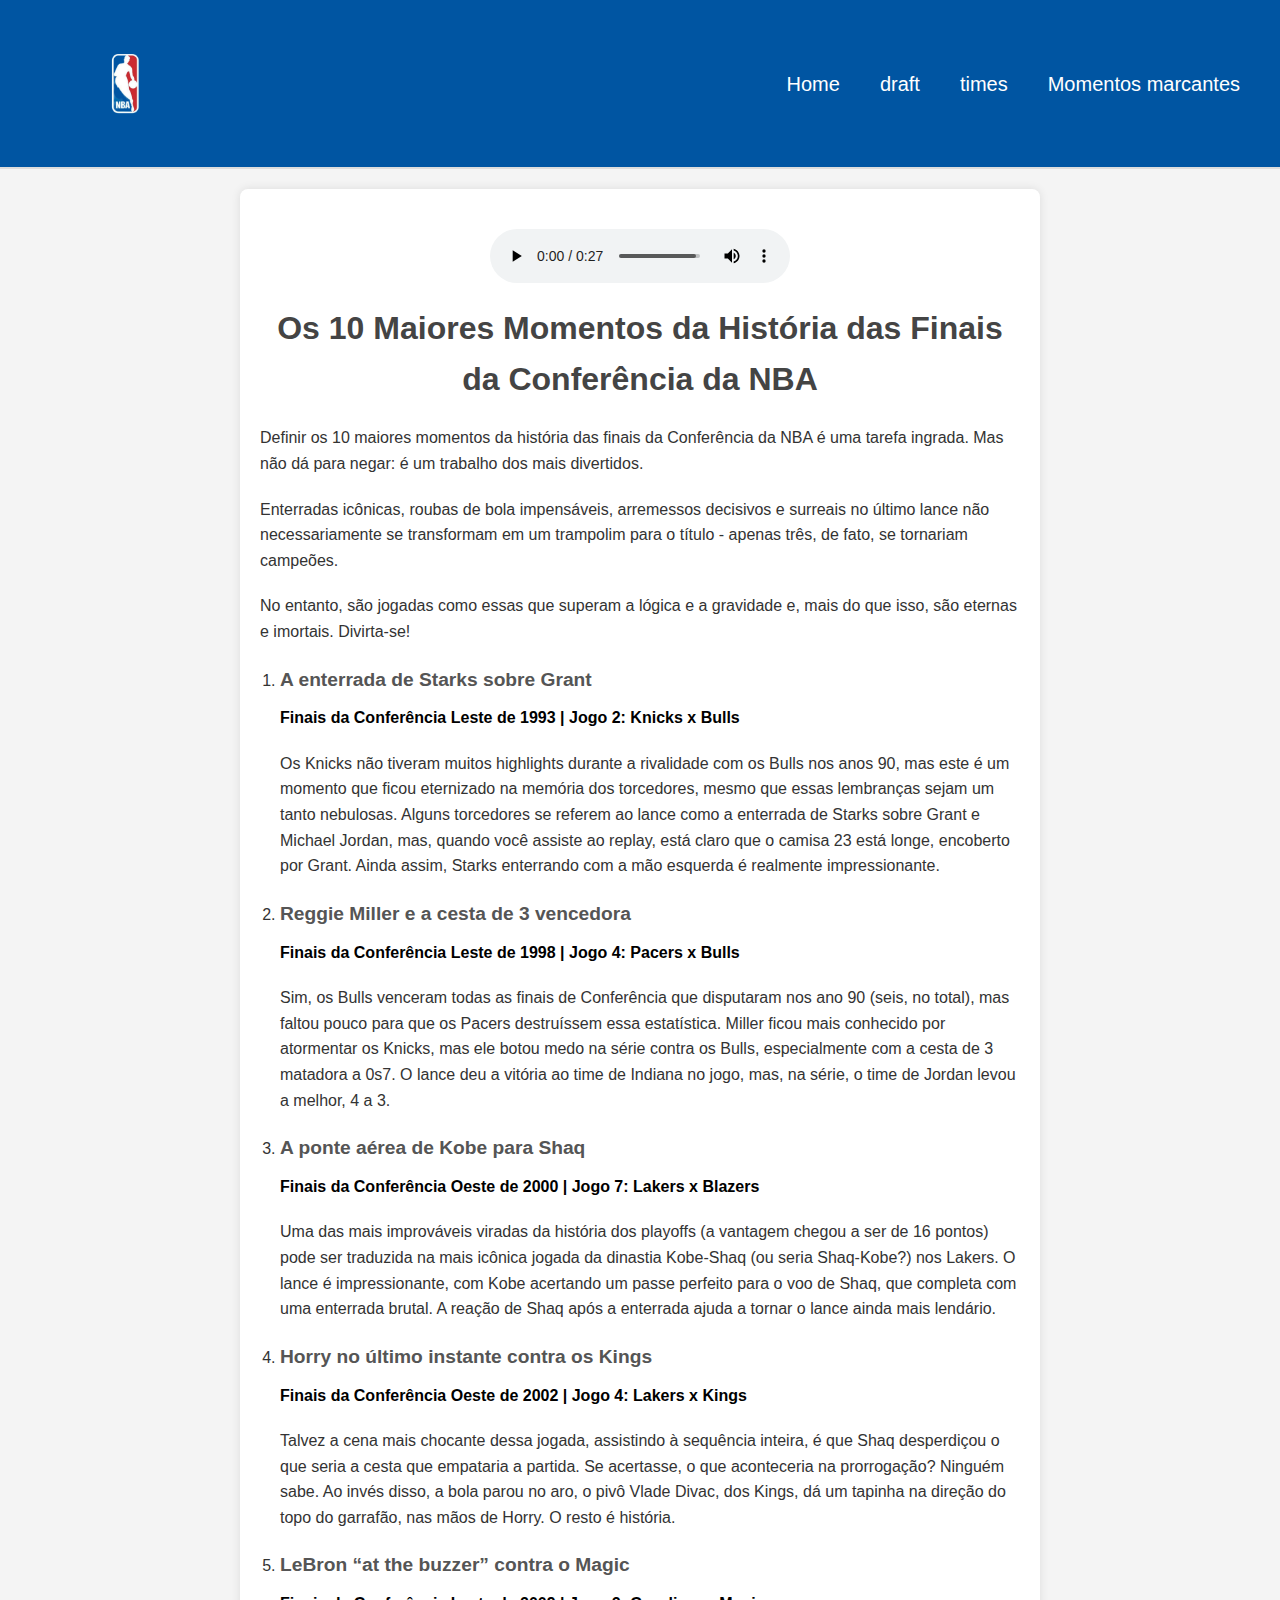
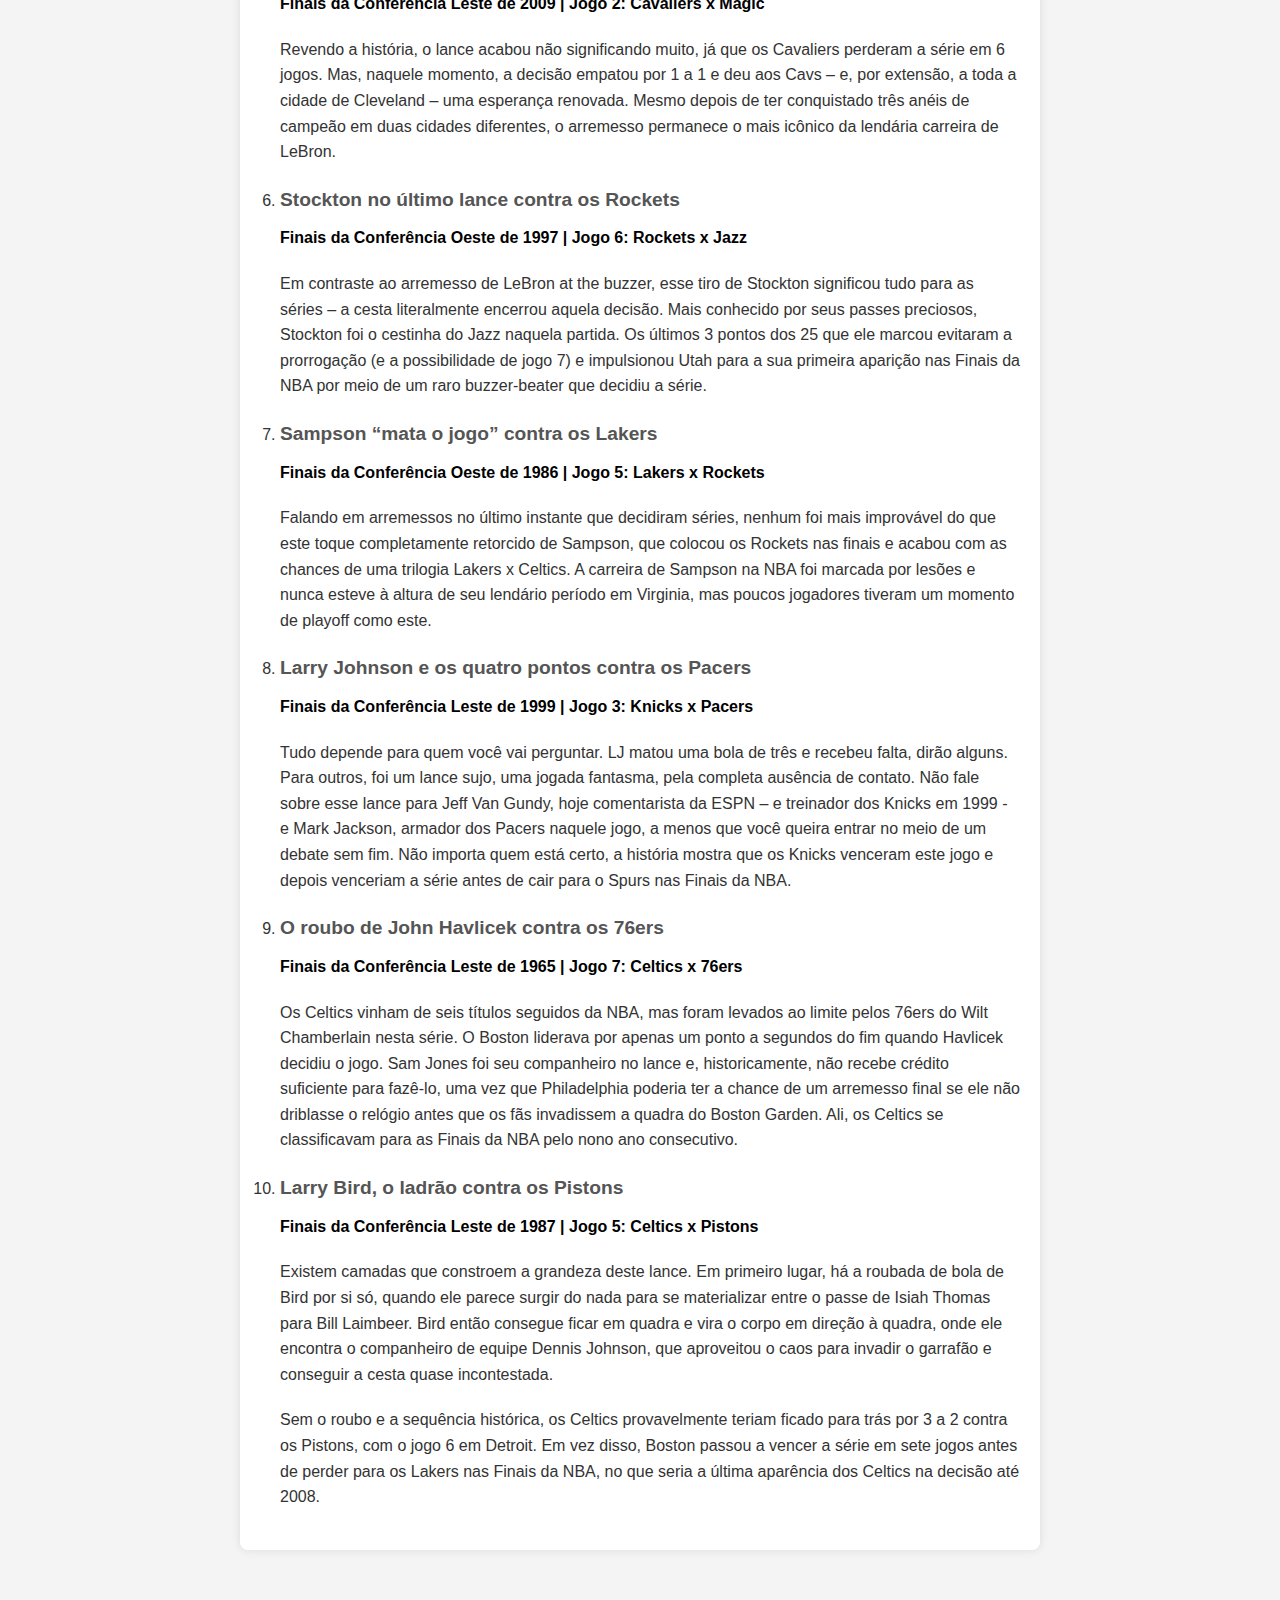
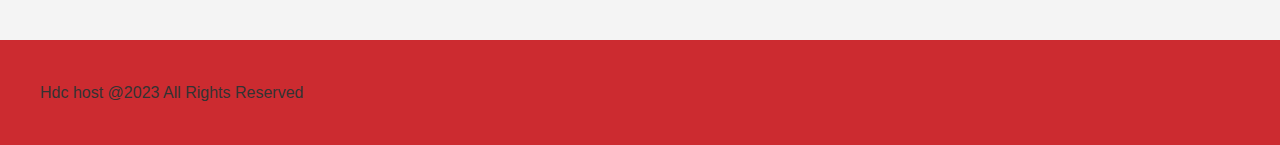
<file: momentos.html>
<!DOCTYPE html>
<html lang="en">
<head>
    <meta charset="UTF-8">
    <meta name="viewport" content="width=device-width, initial-scale=1.0">
    <link rel="stylesheet" href="https://cdnjs.cloudflare.com/ajax/libs/font-awesome/6.4.0/css/all.min.css">
    <link rel="stylesheet" href="./css/momentos.css">
    <title>Momentos</title>
</head>
<body>
    <header>
        <nav class="nav-bar">
            <div class="navbar-inner">
                <img src="./img/logo_nba-semfundo.png" alt="logo nba">
                <input type="checkbox" id="check">
                <label for="check" class="checkbtn">
                    <i class="fas fa-bars"></i>
                </label>

                <ul class="nav-links">
                    <li><a href="./index.html" class="nav-home">Home</a></li>
                    <li><a href="./draft.html">draft</a></li>
                    <li><a href="./times.html">times</a></li>
                    <li><a href="./momentos.html">Momentos marcantes</a></li>
                </ul>
            </div>
        </nav>
    </header>

    <section class="momentos">
        <audio src="./img/audio/narracao.mp3" controls></audio>
        <h1>Os 10 Maiores Momentos da História das Finais da Conferência da NBA</h1>
        <p>Definir os 10 maiores momentos da história das finais da Conferência da NBA é uma tarefa ingrada. Mas não dá para negar: é um trabalho dos mais divertidos.</p>
        <p>Enterradas icônicas, roubas de bola impensáveis, arremessos decisivos e surreais no último lance não necessariamente se transformam em um trampolim para o título - apenas três, de fato, se tornariam campeões.</p>
        <p>No entanto, são jogadas como essas que superam a lógica e a gravidade e, mais do que isso, são eternas e imortais. Divirta-se!</p>
        
        <ol>
            <li>
                <h2>A enterrada de Starks sobre Grant</h2>
                <p><strong>Finais da Conferência Leste de 1993 | Jogo 2: Knicks x Bulls</strong></p>
                <p>Os Knicks não tiveram muitos highlights durante a rivalidade com os Bulls nos anos 90, mas este é um momento que ficou eternizado na memória dos torcedores, mesmo que essas lembranças sejam um tanto nebulosas. Alguns torcedores se referem ao lance como a enterrada de Starks sobre Grant e Michael Jordan, mas, quando você assiste ao replay, está claro que o camisa 23 está longe, encoberto por Grant. Ainda assim, Starks enterrando com a mão esquerda é realmente impressionante.</p>
            </li>
            <li>
                <h2>Reggie Miller e a cesta de 3 vencedora</h2>
                <p><strong>Finais da Conferência Leste de 1998 | Jogo 4: Pacers x Bulls</strong></p>
                <p>Sim, os Bulls venceram todas as finais de Conferência que disputaram nos ano 90 (seis, no total), mas faltou pouco para que os Pacers destruíssem essa estatística. Miller ficou mais conhecido por atormentar os Knicks, mas ele botou medo na série contra os Bulls, especialmente com a cesta de 3 matadora a 0s7. O lance deu a vitória ao time de Indiana no jogo, mas, na série, o time de Jordan levou a melhor, 4 a 3.</p>
            </li>
            <li>
                <h2>A ponte aérea de Kobe para Shaq</h2>
                <p><strong>Finais da Conferência Oeste de 2000 | Jogo 7: Lakers x Blazers</strong></p>
                <p>Uma das mais improváveis viradas da história dos playoffs (a vantagem chegou a ser de 16 pontos) pode ser traduzida na mais icônica jogada da dinastia Kobe-Shaq (ou seria Shaq-Kobe?) nos Lakers. O lance é impressionante, com Kobe acertando um passe perfeito para o voo de Shaq, que completa com uma enterrada brutal. A reação de Shaq após a enterrada ajuda a tornar o lance ainda mais lendário.</p>
            </li>
            <li>
                <h2>Horry no último instante contra os Kings</h2>
                <p><strong>Finais da Conferência Oeste de 2002 | Jogo 4: Lakers x Kings</strong></p>
                <p>Talvez a cena mais chocante dessa jogada, assistindo à sequência inteira, é que Shaq desperdiçou o que seria a cesta que empataria a partida. Se acertasse, o que aconteceria na prorrogação? Ninguém sabe. Ao invés disso, a bola parou no aro, o pivô Vlade Divac, dos Kings, dá um tapinha na direção do topo do garrafão, nas mãos de Horry. O resto é história.</p>
            </li>
            <li>
                <h2>LeBron “at the buzzer” contra o Magic</h2>
                <p><strong>Finais da Conferência Leste de 2009 | Jogo 2: Cavaliers x Magic</strong></p>
                <p>Revendo a história, o lance acabou não significando muito, já que os Cavaliers perderam a série em 6 jogos. Mas, naquele momento, a decisão empatou por 1 a 1 e deu aos Cavs – e, por extensão, a toda a cidade de Cleveland – uma esperança renovada. Mesmo depois de ter conquistado três anéis de campeão em duas cidades diferentes, o arremesso permanece o mais icônico da lendária carreira de LeBron.</p>
            </li>
            <li>
                <h2>Stockton no último lance contra os Rockets</h2>
                <p><strong>Finais da Conferência Oeste de 1997 | Jogo 6: Rockets x Jazz</strong></p>
                <p>Em contraste ao arremesso de LeBron at the buzzer, esse tiro de Stockton significou tudo para as séries – a cesta literalmente encerrou aquela decisão. Mais conhecido por seus passes preciosos, Stockton foi o cestinha do Jazz naquela partida. Os últimos 3 pontos dos 25 que ele marcou evitaram a prorrogação (e a possibilidade de jogo 7) e impulsionou Utah para a sua primeira aparição nas Finais da NBA por meio de um raro buzzer-beater que decidiu a série.</p>
            </li>
            <li>
                <h2>Sampson “mata o jogo” contra os Lakers</h2>
                <p><strong>Finais da Conferência Oeste de 1986 | Jogo 5: Lakers x Rockets</strong></p>
                <p>Falando em arremessos no último instante que decidiram séries, nenhum foi mais improvável do que este toque completamente retorcido de Sampson, que colocou os Rockets nas finais e acabou com as chances de uma trilogia Lakers x Celtics. A carreira de Sampson na NBA foi marcada por lesões e nunca esteve à altura de seu lendário período em Virginia, mas poucos jogadores tiveram um momento de playoff como este.</p>
            </li>
            <li>
                <h2>Larry Johnson e os quatro pontos contra os Pacers</h2>
                <p><strong>Finais da Conferência Leste de 1999 | Jogo 3: Knicks x Pacers</strong></p>
                <p>Tudo depende para quem você vai perguntar. LJ matou uma bola de três e recebeu falta, dirão alguns. Para outros, foi um lance sujo, uma jogada fantasma, pela completa ausência de contato. Não fale sobre esse lance para Jeff Van Gundy, hoje comentarista da ESPN – e treinador dos Knicks em 1999 - e Mark Jackson, armador dos Pacers naquele jogo, a menos que você queira entrar no meio de um debate sem fim. Não importa quem está certo, a história mostra que os Knicks venceram este jogo e depois venceriam a série antes de cair para o Spurs nas Finais da NBA.</p>
            </li>
            <li>
                <h2>O roubo de John Havlicek contra os 76ers</h2>
                <p><strong>Finais da Conferência Leste de 1965 | Jogo 7: Celtics x 76ers</strong></p>
                <p>Os Celtics vinham de seis títulos seguidos da NBA, mas foram levados ao limite pelos 76ers do Wilt Chamberlain nesta série. O Boston liderava por apenas um ponto a segundos do fim quando Havlicek decidiu o jogo. Sam Jones foi seu companheiro no lance e, historicamente, não recebe crédito suficiente para fazê-lo, uma vez que Philadelphia poderia ter a chance de um arremesso final se ele não driblasse o relógio antes que os fãs invadissem a quadra do Boston Garden. Ali, os Celtics se classificavam para as Finais da NBA pelo nono ano consecutivo.</p>
            </li>
            <li>
                <h2>Larry Bird, o ladrão contra os Pistons</h2>
                <p><strong>Finais da Conferência Leste de 1987 | Jogo 5: Celtics x Pistons</strong></p>
                <p>Existem camadas que constroem a grandeza deste lance. Em primeiro lugar, há a roubada de bola de Bird por si só, quando ele parece surgir do nada para se materializar entre o passe de Isiah Thomas para Bill Laimbeer. Bird então consegue ficar em quadra e vira o corpo em direção à quadra, onde ele encontra o companheiro de equipe Dennis Johnson, que aproveitou o caos para invadir o garrafão e conseguir a cesta quase incontestada.</p>
                <p>Sem o roubo e a sequência histórica, os Celtics provavelmente teriam ficado para trás por 3 a 2 contra os Pistons, com o jogo 6 em Detroit. Em vez disso, Boston passou a vencer a série em sete jogos antes de perder para os Lakers nas Finais da NBA, no que seria a última aparência dos Celtics na decisão até 2008.</p>
            </li>
        </ol>
    </section>
    <footer>
        <p>Hdc host @2023 All Rights Reserved</p>
    </footer>
</body>
<script src="./js/index.js"></script>
</html>
</file>
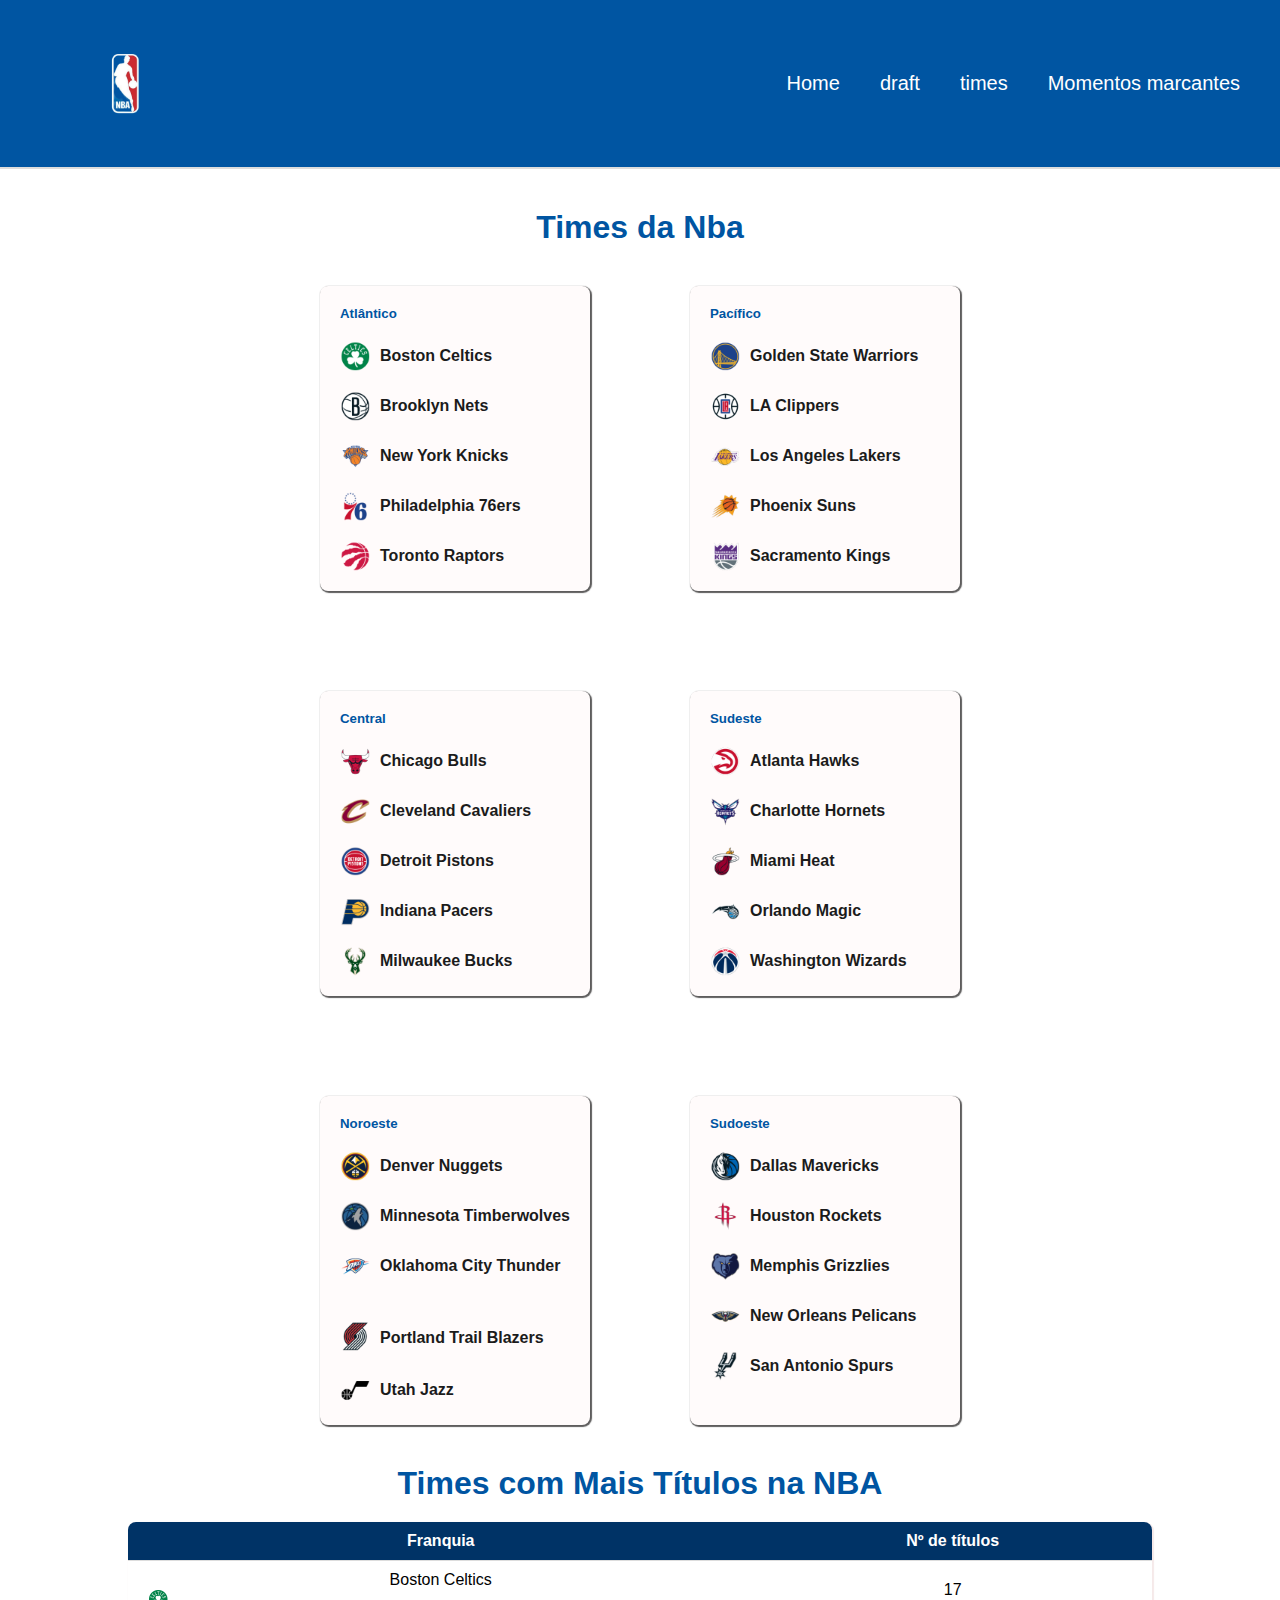
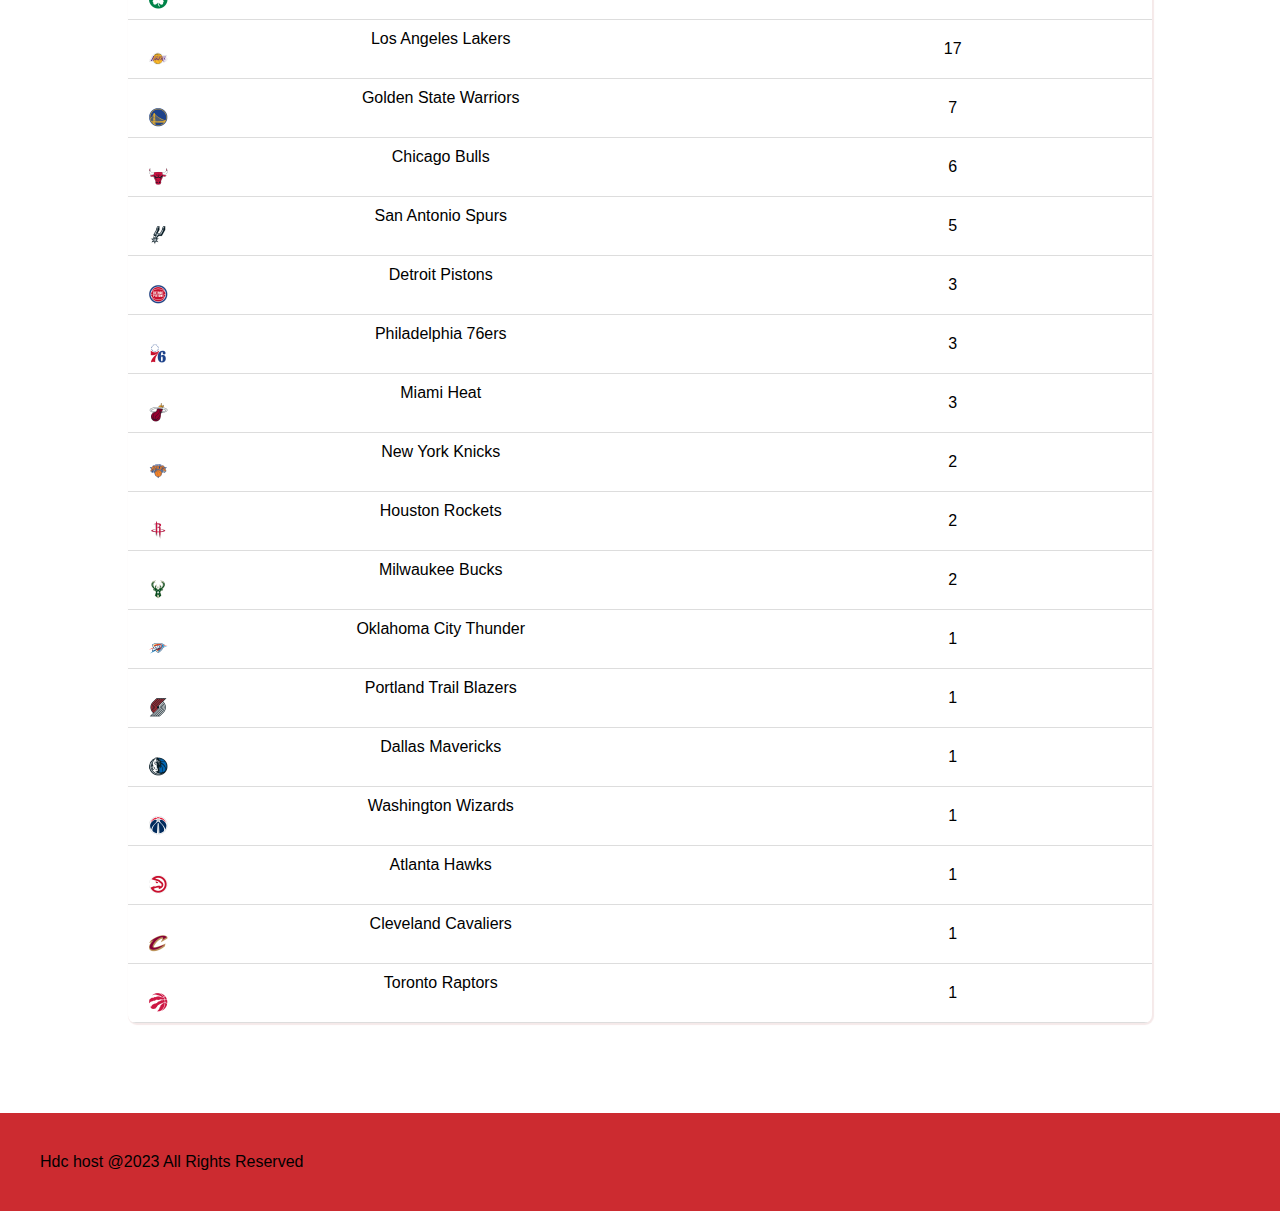
<file: times.html>
<!DOCTYPE html>
<html lang="pt-br">
<head>
    <meta charset="UTF-8">
    <meta name="viewport" content="width=device-width, initial-scale=1.0">
    <link rel="stylesheet" href="./css/times.css">
    <link rel="stylesheet" href="https://cdnjs.cloudflare.com/ajax/libs/font-awesome/6.4.0/css/all.min.css">
    <title>Times</title>
</head>
<body>
    <header>
        <nav class="nav-bar">
            <div class="navbar-inner">
                <img src="./img/logo_nba-semfundo.png" alt="logo nba">
                <input type="checkbox" id="check">
                <label for="check" class="checkbtn">
                    <i class="fas fa-bars"></i>
                </label>

                <ul class="nav-links">
                    <li><a href="./index.html" class="nav-home">Home</a></li>
                    <li><a href="./draft.html">draft</a></li>
                    <li><a href="./times.html">times</a></li>
                    <li><a href="./momentos.html">Momentos marcantes</a></li>
                </ul>
            </div>
        </nav>
    </header>

    <section class="times-pai">
        <div class="times-nba">
            <h1>Times da Nba</h1>
            <div class="times">
                <div>
                    <h5>Atlântico</h5>
                    <ul>
                        <li>
                            <img src="./img/celtics.png" alt="logo celtics">
                            <a href="https://www.nba.com/celtics/">Boston Celtics</a>
                        </li>
                        <li>
                            <img src="./img/netsIcon.png" alt="logo Brooklyn Nets">
                            <a href="https://www.nba.com/nets">Brooklyn Nets</a>
                        </li>
                        <li>
                            <img src="./img/nicks.png" alt="logo New York Knicks">
                            <a href="https://nba.com/knicks/">New York Knicks</a>
                        </li>
                        <li>
                            <img src="./img/76Icon.png" alt="logo Philadelphia 76ers">
                            <a href="https://www.nba.com/sixers/">Philadelphia 76ers</a>
                        </li>
                        <li>
                            <img src="./img/TorontoIcon.png" alt="logo Toronto Raptors">
                            <a href="https://nba.com/raptors/">Toronto Raptors</a>
                        </li>
                    </ul>
                </div>
                
                <div>
                    <h5>Pacífico</h5> 
                    <ul>
                        <li>
                            <img src="./img/golden.png" alt="logo Golden State Warriors">
                            <a href="https://www.nba.com/warriors">Golden State Warriors</a>
                        </li>
                        <li>
                            <img src="./img/clipsIcon.png" alt="logo LA Clippers">
                            <a href="https://www.nba.com/clippers/">LA Clippers</a>
                        </li>
                        <li>
                            <img src="./img/lakers.png" alt="logo Los Angeles Lakers">
                            <a href="https://www.nba.com/lakers/">Los Angeles Lakers</a>
                        </li>
                        <li>
                            <img src="./img/suns.png" alt="logo Phoenix Suns">
                            <a href="https://www.nba.com/suns">Phoenix Suns</a>
                        </li>
                        <li>
                            <img src="./img/sacramento.png" alt="logo Sacramento Kings">
                            <a href="https://www.nba.com/kings/">Sacramento Kings</a>
                        </li>
                    </ul>
                </div>
                
                <div>
                    <h5>Central</h5>
                    <ul>
                        <!-- Add your Central division teams here -->
                        <li>
                            <img src="./img/bulls.png" alt="logo chicago bulls">
                            <a href="https://www.nba.com/bulls/">Chicago Bulls</a>
                        </li>
                        <li>
                            <img src="./img/cavaliers.png" alt="logo Cleveland Cavaliers">
                            <a href="https://www.nba.com/cavaliers/">Cleveland Cavaliers</a>
                        </li>
                        <li>
                            <img src="./img/detroit.png" alt="logo Detroit Pistons">
                            <a href="https://www.nba.com/pistons/">Detroit Pistons</a>
                        </li>
                        <li>
                            <img src="./img/pacers.png" alt="logo Indiana Pacers">
                            <a href="https://www.nba.com/pacers/">Indiana Pacers</a>
                        </li>
                        <li>
                            <img src="./img/bucks.png" alt="logo Milwaukee Bucks">
                            <a href="https://www.nba.com/bucks/">Milwaukee Bucks</a>
                        </li>
                     
                    </ul>
                </div>
                
                <div>
                    <h5>Sudeste</h5>
                    <ul>
                        <li>
                            <img src="./img/hawks.png" alt="logo Atlanta Hawks">
                            <a href="https://www.nba.com/hawks/">Atlanta Hawks</a>
                        </li>
                        <li>
                            <img src="./img/hornets.png" alt="logo Charlotte Hornets">
                            <a href="https://www.nba.com/hornets/">Charlotte Hornets</a>
                        </li>
                        <li>
                            <img src="./img/heat.png" alt="logo Miami Heat">
                            <a href="https://www.nba.com/heat/">Miami Heat</a>
                        </li>
                        <li>
                            <img src="./img/magic.png" alt="logo Orlando Magic">
                            <a href="https://www.nba.com/magic/">Orlando Magic</a>
                        </li>
                        <li>
                            <img src="./img/wizards.png" alt="logo Washington Wizards">
                            <a href="https://www.nba.com/wizards/">Washington Wizards</a>
                        </li>
                    </ul>
                </div>

                <div>
                    <h5>Noroeste</h5>
                    <ul>
                        <!-- Add your Sudeste division teams here -->
                        <li>
                            <img src="./img/nuggets.png" alt="logo Denver Nuggets">
                            <a href="https://www.nba.com/nuggets/">Denver Nuggets</a>
                        </li>
                        <li>
                            <img src="./img/minnesota.png" alt="logo Minnesota Timberwolves">
                            <a href="https://www.nba.com/timberwolves/">Minnesota Timberwolves</a>
                        </li>
                        <li>
                            <img src="./img/thunder.png" alt="logo Oklahoma City Thunder">
                            <a href="https://www.nba.com/thunder/">Oklahoma City Thunder</p>
                        </li>
                        <li>
                            <img src="./img/portland.png" alt="logo Portland Trail Blazers">
                            <a href="https://www.nba.com/blazers/">Portland Trail Blazers</a>
                        </li>
                        <li>
                            <img src="./img/jazz.png" alt="logo Utah Jazz">
                            <a href="https://www.nba.com/jazz/">Utah Jazz</a>
                        </li>
                    </ul>
                </div>

                <div>
                    <h5>Sudoeste</h5>
                    <ul>
                        <!-- Add your Sudeste division teams here -->
                        <li>
                            <img src="./img/dallas.png" alt="logo Dallas Mavericks">
                            <a href="https://www.mavs.com/">Dallas Mavericks</a>
                        </li>
                        <li>
                            <img src="./img/houston.png" alt="logo Houston Rockets ">
                            <a href="https://www.nba.com/rockets/">Houston Rockets</a>
                        </li>
                        <li>
                            <img src="./img/memphis.png" alt="logo Memphis Grizzlies">
                            <a href="https://www.nba.com/grizzlies/">Memphis Grizzlies</a>
                        </li>
                        <li>
                            <img src="./img/pelicans.png" alt="logo New Orleans Pelicans">
                            <a href="https://www.nba.com/pelicans/">New Orleans Pelicans</a>
                        </li>
                        <li>
                            <img src="./img/spurs.png" alt="logo San Antonio Spurs">
                            <a href="https://www.nba.com/spurs/">San Antonio Spurs</a>
                        </li>
                    </ul>
                </div>

            </div>
        </div>
    </section>


    <section class="titulos-nba">
        <h1>Times com Mais Títulos na NBA</h1>
        <table>
            <thead>
                <tr>
                    <th>Franquia</th>
                    <th>Nº de títulos</th>
                </tr>
            </thead>
            <tbody>
                <tr>
                    <td>Boston Celtics <img src="./img/celtics.png" alt="logo Boston Celtics"></td>
                    <td>17</td>
                </tr>
                <tr>
                    <td>Los Angeles Lakers <img src="./img/lakers.png" alt="logo Los Angeles Lakers"></td>
                    <td>17</td>
                </tr>
                <tr>
                    <td>Golden State Warriors <img src="./img/golden.png" alt="logo Golden State Warriors"></td>
                    <td>7</td>
                </tr>
                <tr>
                    <td>Chicago Bulls <img src="./img/bulls.png" alt="logo Chicago Bulls"></td>
                    <td>6</td>
                </tr>
                <tr>
                    <td>San Antonio Spurs <img src="./img/spurs.png" alt="logo San Antonio Spurs"></td>
                    <td>5</td>
                </tr>
                <tr>
                    <td>Detroit Pistons <img src="./img/detroit.png" alt="logo Detroit Pistons"></td>
                    <td>3</td>
                </tr>
                <tr>
                    <td>Philadelphia 76ers <img src="./img/76Icon.png" alt="logo Philadelphia 76ers"></td>
                    <td>3</td>
                </tr>
                <tr>
                    <td>Miami Heat <img src="./img/heat.png" alt="logo Miami Heat"></td>
                    <td>3</td>
                </tr>
                <tr>
                    <td>New York Knicks <img src="./img/nicks.png" alt="logo New York Knicks"></td>
                    <td>2</td>
                </tr>
                <tr>
                    <td>Houston Rockets <img src="./img/houston.png" alt="logo Houston Rockets"></td>
                    <td>2</td>
                </tr>
                <tr>
                    <td>Milwaukee Bucks <img src="./img/bucks.png" alt="logo Milwaukee Bucks"></td>
                    <td>2</td>
                </tr>
                <tr>
                    <td>Oklahoma City Thunder <img src="./img/thunder.png" alt="logo Oklahoma City Thunder"></td>
                    <td>1</td>
                </tr>
                <tr>
                    <td>Portland Trail Blazers <img src="./img/portland.png" alt="logo Portland Trail Blazers"></td>
                    <td>1</td>
                </tr>
                <tr>
                    <td>Dallas Mavericks <img src="./img/dallas.png" alt="logo Dallas Mavericks"></td>
                    <td>1</td>
                </tr>
                <tr>
                    <td>Washington Wizards <img src="./img/wizards.png" alt="logo Washington Wizards"></td>
                    <td>1</td>
                </tr>
                <tr>
                    <td>Atlanta Hawks <img src="./img/hawks.png" alt="logo Atlanta Hawks"></td>
                    <td>1</td>
                </tr>
                <tr>
                    <td>Cleveland Cavaliers <img src="./img/cavaliers.png" alt="logo Cleveland Cavaliers"></td>
                    <td>1</td>
                </tr>
                <tr>
                    <td>Toronto Raptors <img src="./img/TorontoIcon.png" alt="logo Toronto Raptors"></td>
                    <td>1</td>
                </tr>
            </tbody>
        </table>
    </section>


    <footer>
        <p>Hdc host @2023 All Rights Reserved</p>
    </footer>
</body>
</html>
</file>
<file: css/momentos.css>
* {
    margin: 0;
    padding: 0;
    box-sizing: border-box;
}

/* Estilo para o corpo da página */
body {
    font-family: Arial, sans-serif;
    line-height: 1.6;
    background-color: #f4f4f4;
    color: #333;
}
ul {
    list-style: none;
}

/* Estilo para o cabeçalho e a barra de navegação */
a {
    text-decoration: none;
    color: rgb(27, 27, 27);
    font-weight: 600;
}

.nav-links a {
    text-decoration: none;
    color: #fff;
    transition: .4s;
    font-family: 'Work Sans', sans-serif;
    font-weight: 300;
    font-size: 20px; 
}

.nav-links a:hover {
    color: #3a3838;
}

.checkbtn {
    font-size: 30px;
    color: black;
    float: right;
    line-height: 80px;
    margin-right: 10px;
    cursor: pointer;
    display: none;
    font-family: 'Roboto', sans-serif; 
}

#check {
    display: none;
}

#check:checked~ul {
    left: 0;
}

.nav-bar {
    padding: 1.5rem 2.5rem;
    border-bottom: 2px solid #ddd;
    background-color: #0055A2;
}

.navbar-inner {
    align-items: center;
    display: flex;
    justify-content: space-between;
    max-width: 1200px;
    margin: 0 auto;
}

.navbar-inner img {
    width: 170px;
}

.nav-links {
    display: flex;
    gap: 40px;
}


/* Estilo para a seção principal */
section.momentos {
    max-width: 800px;
    margin: 20px auto;
    background: #fff;
    padding: 20px;
    border-radius: 8px;
    box-shadow: 0 0 10px rgba(0, 0, 0, 0.1);
}

section.momentos h1 {
    margin-bottom: 20px;
    text-align: center;
    color: #444;
}

section.momentos p {
    margin-bottom: 20px;
}

section.momentos ol {
    list-style: decimal;
    margin-left: 20px;
}

section.momentos li {
    margin-bottom: 20px;
}

section.momentos h2 {
    font-size: 1.2em;
    margin-bottom: 10px;
    color: #555;
}

section.momentos p strong {
    font-weight: bold;
    color: #000;
}
audio{
    display: block;
    margin: 20px auto;
    border: none;
}

footer{
    background-color:  #CC2B30;
    margin-top: 90px; 
    padding: 40px;
    
}
/* Estilo para o responsivo */

@media (max-width: 900px) {
    .nav-links a {
        font-size: 16px;
    }

    .navbar-inner img {
        width: 130px;
    }
}

@media (max-width: 760px) {
    .nav-links a {
        font-size: 14px;
    }

    .navbar-inner img {
        width: 100px;
    }
}

@media (max-width: 576px) {
    .nav-links a {
        font-size: 12px;
    }

    .navbar-inner img {
        width: 80px;
    }
}

@media (max-width: 462px) {
    .checkbtn {
        display: block;
    }

    .navbar-inner ul {
        position: fixed;
        width: 300px;
        box-shadow: 0 0 5px grey;
        height: 100vh;
        background-color: #0055A2;
        top: 0;
        left: -100%;
        text-align: center;
        transition: all 0.5s;
        z-index: 45;
        flex-direction: column;
        justify-content: flex-start;
        align-items: center;
    }

    .nav-links li {
        display: block;
        line-height: 30px;
        padding: 12px 0;
    }

    .nav-links a {
        font-size: 16px;
    }

    .navbar-inner img {
        width: 70px;
    }
}
</file>
<file: css/times.css>
* {
    margin: 0;
    padding: 0;
    box-sizing: border-box;
    font-family: "Roboto", Sans-serif;
}

ul {
    list-style: none;
}

h1, h2, h5 {
    color: #0055A2;
    margin-bottom: 20px;
}

a {
    text-decoration: none;
    color: rgb(27, 27, 27);
    font-weight: 600;
}

.nav-links a {
    text-decoration: none;
    color: #fff;
    transition: .4s;
    font-family: 'Work Sans', sans-serif;
    font-weight: 300;
    font-size: 20px; 
}

.nav-links a:hover {
    color: #3a3838;
}

.checkbtn {
    font-size: 30px;
    color: black;
    float: right;
    line-height: 80px;
    margin-right: 10px;
    cursor: pointer;
    display: none;
    font-family: 'Roboto', sans-serif; 
}

#check {
    display: none;
}

#check:checked~ul {
    left: 0;
}

.nav-bar {
    padding: 1.5rem 2.5rem;
    border-bottom: 2px solid #ddd;
    background-color: #0055A2;
}

.navbar-inner {
    align-items: center;
    display: flex;
    justify-content: space-between;
    max-width: 1200px;
    margin: 0 auto;
}

.navbar-inner img {
    width: 170px;
}

.nav-links {
    display: flex;
    gap: 40px;
}

.times-nba {
    margin-top: 40px;
    display: flex;
    flex-direction: column;
    align-items: center;
    justify-content: center;
}
.times-nba h1{
    margin-bottom: 40px;
}

.times {
    display: grid;
    grid-template-columns: 1fr 1fr;
    gap: 100px;
}

.times > div {
    display: flex;
    flex-direction: column;
    align-items: flex-start;
    padding: 20px;
    background-color: #fffbfb; 
    box-shadow: 1px 1px 1px 1px rgb(94, 93, 93); 
    border-radius: 8px; 
}

.times ul {
    display: flex;
    flex-direction: column;
    gap: 20px;
}

.times li {
    display: flex;
    align-items: center;
    gap: 10px;
}

.times li img {
    width: 30px;
    height: 30px;
}

.times li p {
    margin: 0;
    font-size: 16px;
}

.titulos-nba {
    margin-top: 40px;
    display: flex;
    flex-direction: column;
    align-items: center;
    justify-content: center;
}

.titulos-nba h1 {
    margin-bottom: 20px;
    color: #0055A2;
}

.titulos-nba table {
    width: 80%;
    border-collapse: collapse;
    background-color: #ffffff;
    box-shadow: 1px 1px 1px 1px rgb(245, 233, 233); /* Sombra ao redor do box */
    border-radius: 8px; /* Canto arredondado opcional */
    overflow: hidden; /* Para assegurar que os cantos arredondados funcionem */
    text-align: center; /* Centralizar texto */
    
}

.titulos-nba th, .titulos-nba td {
    padding: 10px 20px;
    text-align: center; /* Centralizar texto */
    border-bottom: 1px solid #ddd;
    align-items: center;
    justify-content: center;
}

.titulos-nba th {
    background-color: #003366;
    color: #ffffff;
}


.titulos-nba td img {
    width: 20px;
    height: 20px;
    align-items: center;
    justify-content: center;
    display: flex;
}

footer{
    background-color:  #CC2B30;
    margin-top: 90px; 
    padding: 40px;
    
}


@media (max-width: 900px) {
    .nav-links a {
        font-size: 16px;
    }

    .navbar-inner img {
        width: 130px;
    }
}

@media (max-width: 760px) {
    .nav-links a {
        font-size: 14px;
    }

    .navbar-inner img {
        width: 100px;
    }
}

@media (max-width: 576px) {
    .nav-links a {
        font-size: 12px;
    }

    .navbar-inner img {
        width: 80px;
    }
}

@media (max-width: 462px) {
    .checkbtn {
        display: block;
    }

    .navbar-inner ul {
        position: fixed;
        width: 300px;
        box-shadow: 0 0 5px grey;
        height: 100vh;
        background-color: #0055A2;
        top: 0;
        left: -100%;
        text-align: center;
        transition: all 0.5s;
        z-index: 45;
        flex-direction: column;
        justify-content: flex-start;
        align-items: center;
    }

    .nav-links li {
        display: block;
        line-height: 30px;
        padding: 12px 0;
    }

    .nav-links a {
        font-size: 16px;
    }

    .navbar-inner img {
        width: 70px;
    }

    .titulos-nba table {
        width: 100%;
    }

    .times {
        grid-template-columns: 1fr;
        gap: 20px;
    }
}
</file>
